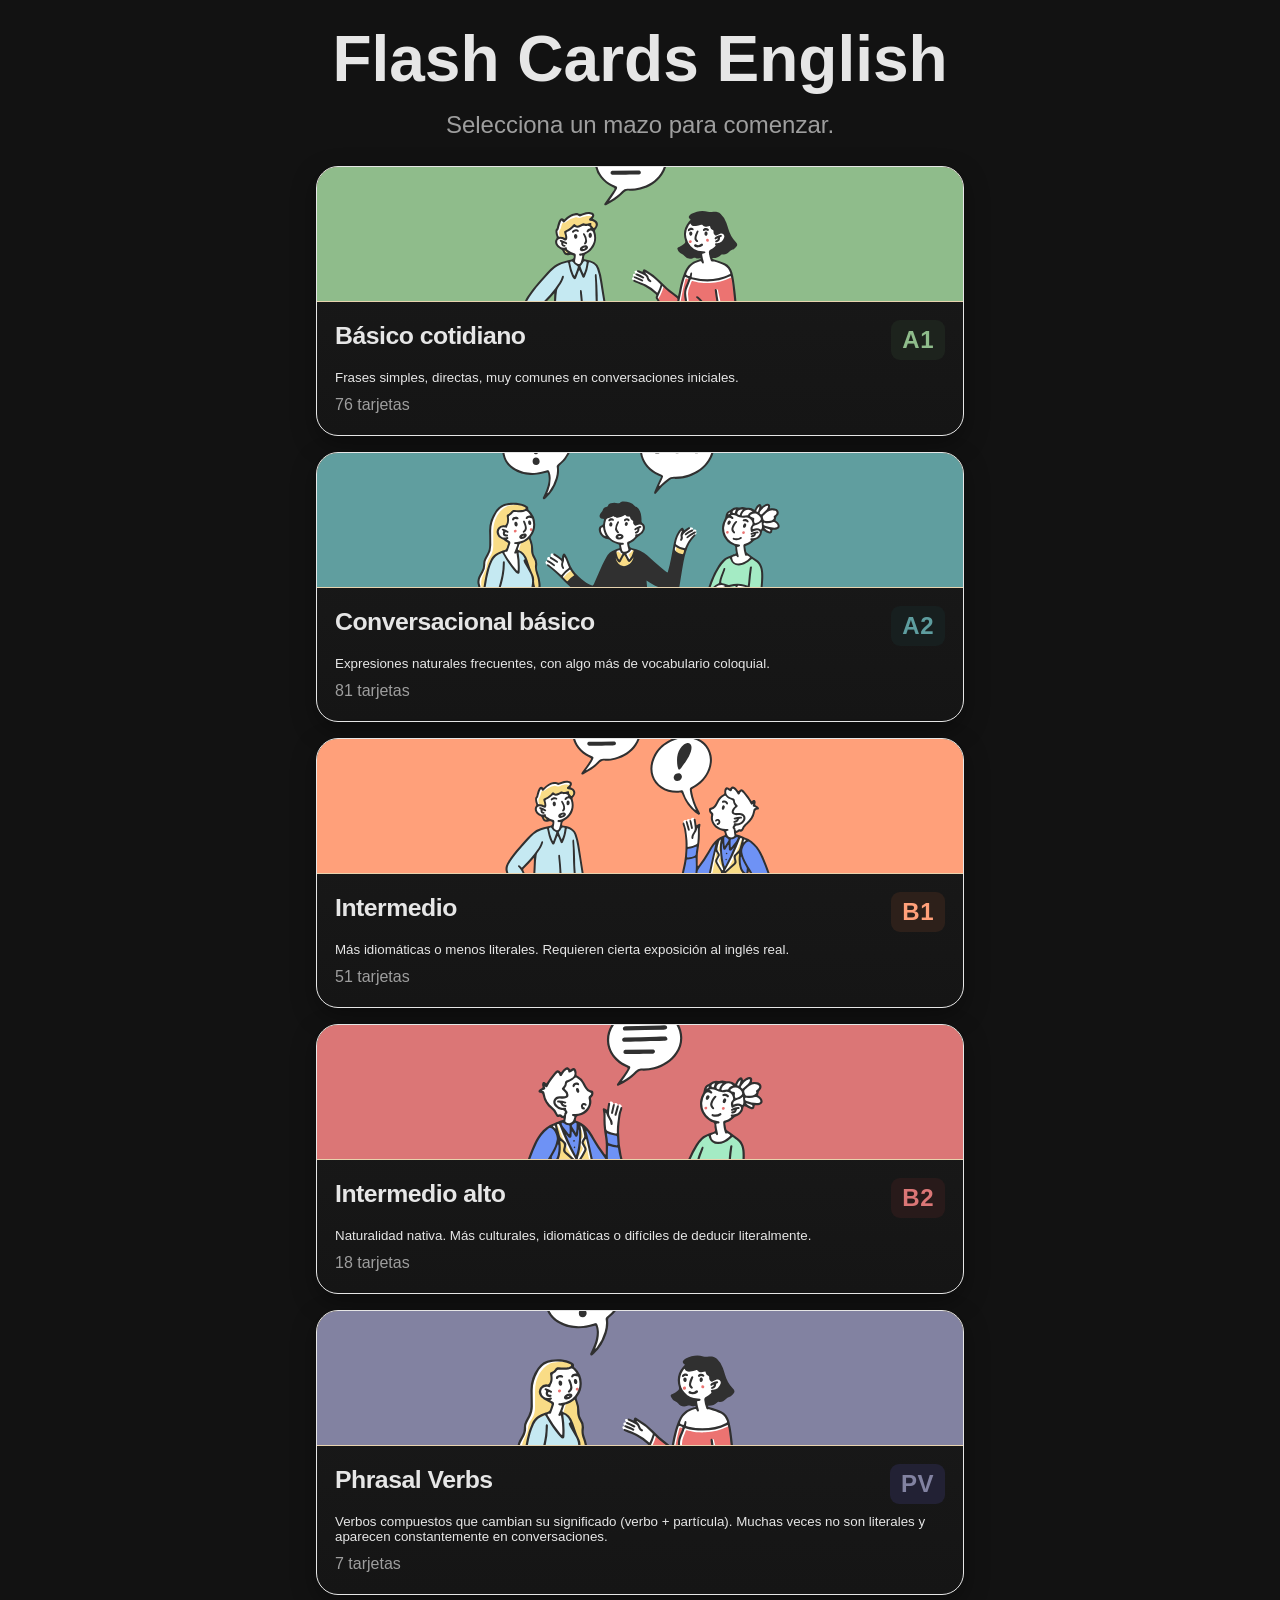
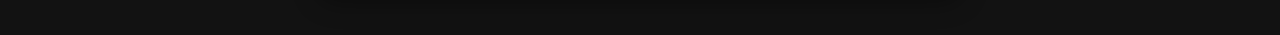
<file: index.html>
<!DOCTYPE html>
<html lang="es">
<head>
  <meta charset="UTF-8">
  <meta name="viewport" content="width=device-width, initial-scale=1.0">
  <title>Flash Cards English</title>
  <link rel="stylesheet" href="css/styles.css">

  <!--favicon-->
  <!--
  <link rel="icon" type="image/png" href="/favicon-96x96.png" sizes="96x96" />
  <link rel="icon" type="image/svg+xml" href="/favicon.svg" />
  <link rel="shortcut icon" href="/favicon.ico" />
  <link rel="apple-touch-icon" sizes="180x180" href="/apple-touch-icon.png" />
  <meta name="apple-mobile-web-app-title" content="MyWebSite" />
  <link rel="manifest" href="/site.webmanifest" />
  -->
</head>

<body>
  <header class="topbar">
    <h1>Flash Cards English</h1>
  </header>

  <main class="container">
    <section class="intro">
      <p>
        Selecciona un mazo para comenzar.
      </p>
    </section>

    <section id="deck-list" class="deck-list">
      <!-- Deck A1 -->
      <a href="deck.html?deck=deck_001_A1" class="deck-card" data-deck="deck_001_A1">
          <img src="decks/deck_001_A1/cover.svg"
              alt="deck-cover"
              class="deck-cover">
          <div class="deck-info">
              <div class="deck-header">
                  <h2>Básico cotidiano</h2>
                  <span class="level level-a1">
                      A1
                  </span>
              </div>
              <small>Frases simples, directas, muy comunes en conversaciones iniciales.</small>
              <p class="card-count">Cargando tarjetas...</p>
          </div>
      </a>

      <!-- Deck A2 -->
      <a href="deck.html?deck=deck_002_A2" class="deck-card" data-deck="deck_002_A2">
          <img src="decks/deck_002_A2/cover.svg"
              alt="deck-cover"
              class="deck-cover">
          <div class="deck-info">
              <div class="deck-header">
                  <h2>Conversacional básico</h2>
                  <span class="level level-a2">
                      A2
                  </span>
              </div>
              <small>Expresiones naturales frecuentes, con algo más de vocabulario coloquial.</small>
              <p class="card-count">Cargando tarjetas...</p>
          </div>
      </a>

      <!-- Deck B1 -->
      <a href="deck.html?deck=deck_003_B1" class="deck-card" data-deck="deck_003_B1">
          <img src="decks/deck_003_B1/cover.svg"
              alt="deck-cover"
              class="deck-cover">
          <div class="deck-info">
              <div class="deck-header">
                  <h2>Intermedio</h2>
                  <span class="level level-b1">
                      B1
                  </span>
              </div>
              <small>Más idiomáticas o menos literales. Requieren cierta exposición al inglés real.</small>
              <p class="card-count">Cargando tarjetas...</p>
          </div>
      </a>

      <!-- Deck B2 -->
      <a href="deck.html?deck=deck_004_B2" class="deck-card" data-deck="deck_004_B2">
          <img src="decks/deck_004_B2/cover.svg"
              alt="deck-cover"
              class="deck-cover">
          <div class="deck-info">
              <div class="deck-header">
                  <h2>Intermedio alto</h2>
                  <span class="level level-b2">
                      B2
                  </span>
              </div>
              <small>Naturalidad nativa. Más culturales, idiomáticas o difíciles de deducir literalmente.</small>
              <p class="card-count">Cargando tarjetas...</p>
          </div>
      </a>

      <!--Phrasal Verbs-->
      <a href="deck.html?deck=deck_005_PV" class="deck-card" data-deck="deck_005_PV">
          <img src="decks/deck_005_PV/cover.svg"
              alt="deck-cover"
              class="deck-cover">
          <div class="deck-info">
              <div class="deck-header">
                  <h2>Phrasal Verbs</h2>
                  <span class="level level-pv">
                      PV
                  </span>
              </div>
              <small>Verbos compuestos que cambian su significado (verbo + partícula). Muchas veces no son literales y aparecen constantemente en conversaciones.</small>
              <p class="card-count">Cargando tarjetas...</p>
          </div>
      </a>
    </section>
  </main>

  <script src="js/app.js"></script>

</body>
</html>
</file>
<file: css/styles.css>
/* =========================
   RESET
========================= */

* {
    margin: 0;
    padding: 0;
    box-sizing: border-box;
}


/* =========================
   ROOT
========================= */

:root {

    --bg: #121212;

    --card: #1b1b1b;

    --text: #e6e6e6;

    --muted: #9e9e9e;

    --border: #2c2c2c;

    --accent: #4c8bf5;

    --radius: 18px;
}


/* =========================
   BODY
========================= */

body {

    background: var(--bg);

    color: var(--text);

    font-family: sans-serif;

    min-height: 100dvh;

    -webkit-font-smoothing: antialiased;

    text-rendering: optimizeLegibility;
}


/* =========================
   TOPBAR
========================= */

.topbar {

    padding: 22px 20px 10px;
}

.topbar h1 {

    font-size: 4em;/*2rem*/

    font-weight: 600;

    text-align: center;
}


/* =========================
   CONTAINER
========================= */

.container {

    width: 100%;

    max-width: 680px;

    margin: 0 auto;

    padding: 0 16px 40px;
}


/* =========================
   INTRO
========================= */

.intro {

    margin-bottom: 22px;
}

.intro p {

    color: var(--muted);

    line-height: 1.6;

    font-size: 1.5em;/*1rem*/

    text-align: center;
}


/* =========================
   DECK LIST
========================= */

.deck-list {

    display: flex;

    flex-direction: column;

    gap: 16px;
}


/* =========================
   DECK CARD
========================= */

.deck-card {

    background: linear-gradient(
        180deg,
        #1a1a1a 0%,
        #151515 100%
    );

    border-radius: 22px;

    overflow: hidden;

    border: 1px solid var(--text);/*1px solid var(--border)*/

    display: flex;

    flex-direction: column;

    transition:
        transform 0.18s ease,
        background-color 0.25s ease,/*background*/
        border-color 0.25s ease;

    box-shadow:
        0 8px 24px rgba(0,0,0,.35);

    text-decoration: none;

    color: inherit;

}

.deck-card:hover {

    transform: translateY(-2px);

    border-color: var(--text);/*#3a3a3a*/

    background:
        linear-gradient(
            180deg,
            #202020 0%,
            #171717 100%
        );
}

.deck-card:active {

    transform: scale(.985);
}


/* =========================
   COVER
========================= */

.deck-cover {

    width: 100%;

    height: 135px;

    object-fit: cover;

    display: block;

    border-bottom:
        1px solid rgba(255,255,255,.05);

    background: #e7d1aa;

    transition:
        transform .35s ease;

}

.deck-card:hover .deck-cover {

    transform: scale(1.02);
}

/* =========================
   INFO
========================= */

.deck-info {

    padding: 18px;

    display: flex;

    flex-direction: column;

    gap: 10px;
}

.deck-info p {

    color: var(--muted);

    font-size: 1em;/*.96rem*/

    line-height: 1.5;

    margin-top: -2px;
}

/* =========================
   HEADER
========================= */

.deck-header {

    display: flex;

    justify-content: space-between;

    align-items: flex-start;

    gap: 12px;
}

.deck-header h2 {

    color: var(--text);

    font-size: 1.55em;/*1.55rem*/

    line-height: 1.1;

    font-weight: 700;

    letter-spacing: -0.02em;

    margin-top: 2px;
}

/* =========================
   LEVELS
========================= */

.level {

    padding: 6px 11px;

    border-radius: 9px;/*999px*/

    font-size: 1.5em;/*78rem*/

    font-weight: 700;

    letter-spacing: .02em;

    flex-shrink: 0;
}

.level-a1 {

    background: #1D231D; /*rgba(92,184,92,.14)*/

    color: #8fbc8bff;/*#90f5a0*/
}

.level-a2 {

    background: #171F1F; /*rgba(76,139,245,.14)*/

    color: #5f9ea0fd;/*#9bbcff*/
}

.level-b1 {

    background: #2D201A;/*rgba(255,193,7,.14)*/

    color: #FFA07A;/*#ffe083*/
}

.level-b2 {

    background: #281A1A;

    color: #DB7676;
}

.level-pv {

    background: #222134;

    color: #8282a1;
}


/* =========================
   BUTTON
========================= */

.open-btn {

    width: 100%;

    height: 44px;

    border: none;

    border-radius: 14px;

    background:
        linear-gradient(
            180deg,
            #5a92ff 0%,
            #4b82f1 100%
        );

    color: white;

    font-size: .96rem;

    font-weight: 600;

    cursor: pointer;

    transition:
        transform .15s ease,
        opacity .2s ease;
}

.open-btn:hover {

    opacity: .94;
    filter: brightness(1.06);
}

.open-btn:active {

    transform: scale(.98);
}


/* =========================
   MOBILE
========================= */

@media (max-width: 520px) {

    .topbar h1 {

        font-size: 3em;/*2.1rem*/
    }

    .deck-cover {

        height: 145px;
    }

    .deck-header h2 {

        font-size: 2em;/*1.2rem*/
    }

    .deck-info {

        padding: 16px;
    }
}


/* =========================
   STUDY SCREEN
========================= */

.study-screen {

    min-height: 100dvh;

    display: flex;

    flex-direction: column;

    justify-content: center;

    align-items: center;

    gap: 20px;/*28px*/

    padding: 20px;

}


/* =========================
   FLASHCARD
========================= */

.flashcard {

    width: 100%;

    max-width: 420px;

    min-height: 240px;

    background: var(--card);

    border: 1px solid var(--text);

    border-radius: var(--radius);

    padding: 32px;

    display: flex;

    align-items: center;

    justify-content: center;

    text-align: center;

    cursor: pointer;

    transition:
      transform 0.15s ease,
      background-color 0.2s ease,/*background*/
      opacity 0.15s ease,
      border-color 0.2s ease;
}


.flashcard:active {

  transform: scale(0.985);
}

/* ==================================
   Animar tarjeta al clickear flechas
=================================== */
/* NEXT */
.card-next-out {
    opacity: 0;
    transform: translateX(-15px);
}

.card-next-in {
    opacity: 0;
    transform: translateX(15px);
}

/* PREV */
.card-prev-out {
    opacity: 0;
    transform: translateX(15px);
}

.card-prev-in {
    opacity: 0;
    transform: translateX(-15px);
}


/* Nivel del mazo: fondos oscuros, bajo brillo (data-level desde deck.js) */

.flashcard[data-level="a1"] {

    background:#8fbc8bff
        /*
        linear-gradient(
            180deg,
            #1a221e 0%,
            #141a17 100%
        );

    border-color: rgba(99, 193, 116, 0.22);
    */

}

.flashcard[data-level="a2"] {

    background:#5f9ea0fd
        /*
        linear-gradient(
            180deg,
            #1a1f28 0%,
            #141820 100%
        );

    border-color: rgba(90, 169, 255, 0.22);
    */
}

.flashcard[data-level="b1"] {

    background:#FFA07A
        /*
        linear-gradient(
            180deg,
            #221f18 0%,
            #1a1812 100%
        );

    border-color: rgba(255, 193, 7, 0.2);
    */
}

.flashcard[data-level="b2"] {

    background: #DB7676
        /*
        linear-gradient(
            180deg,
            #201a22 0%,
            #18141c 100%
        );

    border-color: rgba(217, 140, 255, 0.22);
    */
}

.flashcard[data-level="c1"] {

    background: #1a1614
        /*
        linear-gradient(
            180deg,
            #221c1a 0%,
            #1a1614 100%
        );

    border-color: rgba(232, 120, 100, 0.2);
    */
}

.flashcard[data-level="c2"] {

    background: #13191c
        /*
        linear-gradient(
            180deg,
            #181f22 0%,
            #13191c 100%
        );

    border-color: rgba(78, 205, 196, 0.2);
    */
}

.flashcard[data-level="pv"] {

    background: #8282a1

}


/* =========================
   CARD CONTENT
========================= */

.card-content {

    display: flex;

    flex-direction: column;

    gap: 20px;

    justify-content: flex-start;

    padding-top: 50px;
}


/* =========================
   TEXT
========================= */

.card-text {

    font-size: 2.5em;/*3rem*/

    line-height: 1;/*1.4*/

    color: var(--bg);

    /*font-family: "sans-serif";*/
    font-weight: 600;
    letter-spacing: -0.02em;

    /*salto de linea en el json*/
    white-space: pre-line;

}


/* ========
   EXAMPLE
==========*/
.card-example {

    display: none;
    margin-top: 0em;/*1rem*/
    font-size: 1.4em;
    font-style: normal;
    line-height: 1.4;/*1.4*/
    /*opacity: 1.0;*/
    color: var(--bg);
    text-align: left;

}

/*Separar ejemplos*/
.example-block {
    margin-top: 1em;
    background-color: #e6e6e6d5;
    border-radius: 6px;
    padding: 0.5em;
}

/* =====================
   Highlight en el texto
====================== */
.highlight {

    border-bottom: 2px solid var(--bg);
    font-weight: 600;
    /*background-color: rgb(177, 211, 177);*/
    font-style: normal;

}


/* =========================
   HINT
========================= */

.card-hint {

    font-size: 1em;/*0.95rem*/

    /*color: var(--muted);*/
    color: var(--bg);

    /*opacity: 0.5;*/

}


/* =========================
   AUDIO BUTTON
========================= */

.audio-btn {

    width: 98px;/*68px*/

    height: 98px;/*68px*/

    border: none;

    border-radius: 50%;

    /*background: var(--accent);*/

    background: var(--muted);

    /*border-color: 1px solid var(--muted);*/

    color: var(--bg);

    /*font-size: 1.4rem;*/

    cursor: pointer;

    transition:
        transform 0.15s ease,
        opacity 0.2s ease;

    /*box-shadow:
        0 0 20px rgba(76,139,245,0.15);*/

    display: flex;
    align-items: center;
    justify-content: center;

}


.audio-btn:active {

    transform: scale(0.94);/*scablockle(0.94)*/
}


.audio-btn:hover {

    opacity: 0.82;/*0.92*/
}

/*icono-speaker*/
.icon-speaker {

    width: 46px;
    height: 46px;
    display: block;
    flex-shrink: 0;

}

/* =========================
   NAVIGATION
========================= */

.navigation {

    display: flex;

    gap: 4px;/*60px*/
}


/* =========================
   NAV BUTTON
========================= */

.nav-btn {

    width: 88px;/*58px*/

    height: 88px;/*58px*/

    /*border: none;*/

    border: 1px solid var(--muted);


    border-radius: 50%;

    background: #222;

    color: var(--muted);

    cursor: pointer;

    display: flex;

    align-items: center;

    justify-content: center;

    transition:
        transform 0.15s ease,
        background-color 0.2s ease;/*background*/
}


.icon-arrow {

    display: block;

    width: 64px;

    height: 64px;

    flex-shrink: 0;
}


.icon-arrow--mirror {

    transform: scaleX(-1);
}


.nav-btn:active {

    transform: scale(0.94);
}


.nav-btn:hover {

    background: #2b2b2b;
}

.deck-topbar {

    width: 100%;

    max-width: 420px;

    display: flex;

    justify-content: center;

    align-items: center;

    margin-left: auto;

    margin-right: auto;

    margin-bottom: 2px;

    padding-top: 20px;

    gap: 8px;

}

.deck-topbar-slot {

    text-align: center;

    width: 88px;/*140px*/

    height: 50px;/*50px*/

    border: none;

    border-radius: 10%;

    background: #222;

    padding: 2px;
}

#backBtn {

    color: var(--muted);

    cursor: pointer;

    display: flex;

    align-items: center;

    justify-content: center;

    transition:
        transform 0.15s ease,
        opacity 0.2s ease;

    /*opacity: 0.4;*/

    border: 1px solid var(--muted);

    border-radius: 9px;/*var(--radius)*/
}

/*
#backBtn .icon-arrow {

    width: 46px;

    height: 46px;
}
*/

#backBtn:active {

    transform: scale(0.9);
}

#backBtn:hover {

    opacity: 0.82;
}


/*=========
  CONTADOR
======== */

.contador {

    text-align: center;

    width: 78px;/*140px*/

    height: 88px;/*50px*/

    padding: 2px;
}

#progress {

    color: var(--muted);

    font-size: 0.9em;/*0.95rem | 0.8em*/

    line-height: 1.3;

    /*opacity: 0.4;*/

    padding-top: 28px;/*12-36px*/

    /*border: 1px solid var(--muted);*/

    /*border-radius: 8px;var(--radius)*/

    /*margin-top: 22px;*/
}

/* ==================================
   Quitar highlight táctil en móviles
=================================== */
* {
    -webkit-tap-highlight-color: transparent;
}

button {
    outline: none;
}

button:focus {
    outline: none;
}

* {
    -webkit-user-select: none;
    user-select: none;
}

/* ======================
   Salto de linea en json
=======================
.card-back {
  white-space: pre-line;
}
*/

/* ================================
   Botones para clasificar tarjetas
================================= */
.review-buttons {
  display: flex;
  gap: 12px;
  justify-content: center;
  /*margin-top: 20px;*/
}

.review-buttons button {
  border: 1px solid var(--muted);/*none*/
  padding: 12px 18px;
  border-radius: 9px;/*12px*/
  cursor: pointer;
  /*color: var(--muted);*/
  transition:
    transform 0.15s ease,
    opacity 0.2s ease;
}

.good {
  background: #222;/*#28c76f*/
  color: var(--muted);
}

.bad {
  background: #222;/*#ea5455*/
  color: var(--muted);
}

/*
.review-buttons:hover {
  transform: scale(1.08);
}
*/

.good:active {
  transform: scale(0.94);
  background: green;/*#28c76f*/
  color: white;/*#222*/
  border: 1px solid white;
}

/*despues de pulsar*/
.button-good-active {
    background-color: green;
    color: white;
    border: 1px solid white;
}

.bad:active {
  transform: scale(0.94);
  background: red;/*#ea5455*/
  color: white;/*#222*/
  border: 1px solid white;
}

/*despues de pulsar*/
.button-bad-active {
    background-color: red;
    color: white;
    border: 1px solid white;
}

.good:hover {
  opacity: 0.82;
}

.bad:hover {
  opacity: 0.82;
}

/*POP-UP RESULTADOS*/
.popup {

  position: fixed;

  top: 0;
  left: 0;

  width: 100%;
  height: 100%;

  background: rgba(0, 0, 0, 0.7);

  display: flex;

  justify-content: center;
  align-items: center;

  z-index: 999;
}


.hidden {
  display: none;
}


.popup-content {

  background: #1e1e1e;

  padding: 30px;

  border-radius: 12px;/*12px*/

  text-align: center;

  min-width: 150px;/*300px*/
}

.results {

  margin-top: 20px;
  margin-bottom: 20px;
}

.good-result {

  color: #4caf50;

  font-size: 2.5em;/*24px*/

  font-weight: bold;
}

.bad-result {

  color: #f44336;

  font-size: 2.5em;/*24px*/

  font-weight: bold;
}

/*boton REINICIAR MAZO en POP-UP*/
#restart-btn {

  margin-top: 30px;/*15px*/

  padding: 10px 20px;

  border: none;

  border-radius: 6px;/*8px*/

  cursor: pointer;

  font-size: 1em;/*16px*/

  display: flex;

  align-items: center;

  gap: 8px;

  color: #1e1e1e;

  transition:
    transform 0.15s ease,
    opacity 0.2s ease;

}

#restart-btn:active {

    transform: scale(0.9);

}

#restart-btn:hover {

    opacity: 0.82;
}

/*boton "BACK TO DECKS" en POP-UP*/
#back-decks-btn {

  margin-top: 30px;/*15px*/

  padding: 10px 20px;

  border: none;

  border-radius: 6px;/*8px*/

  cursor: pointer;

  font-size: 1em;/*16px*/

  align-items: center;

  display: flex;

  gap: 8px;

  color: #1e1e1e;

  transition:
    transform 0.15s ease,
    opacity 0.2s ease;

}

#back-decks-btn:active {

    transform: scale(0.9);

}

#back-decks-btn:hover {

    opacity: 0.82;
}

/*BOTONES "BACK" y "RESTART" uno debajo del otro*/
.popup-content button {

  display: block;

  width: 100%;

  margin-top: 10px;
}
</file>
